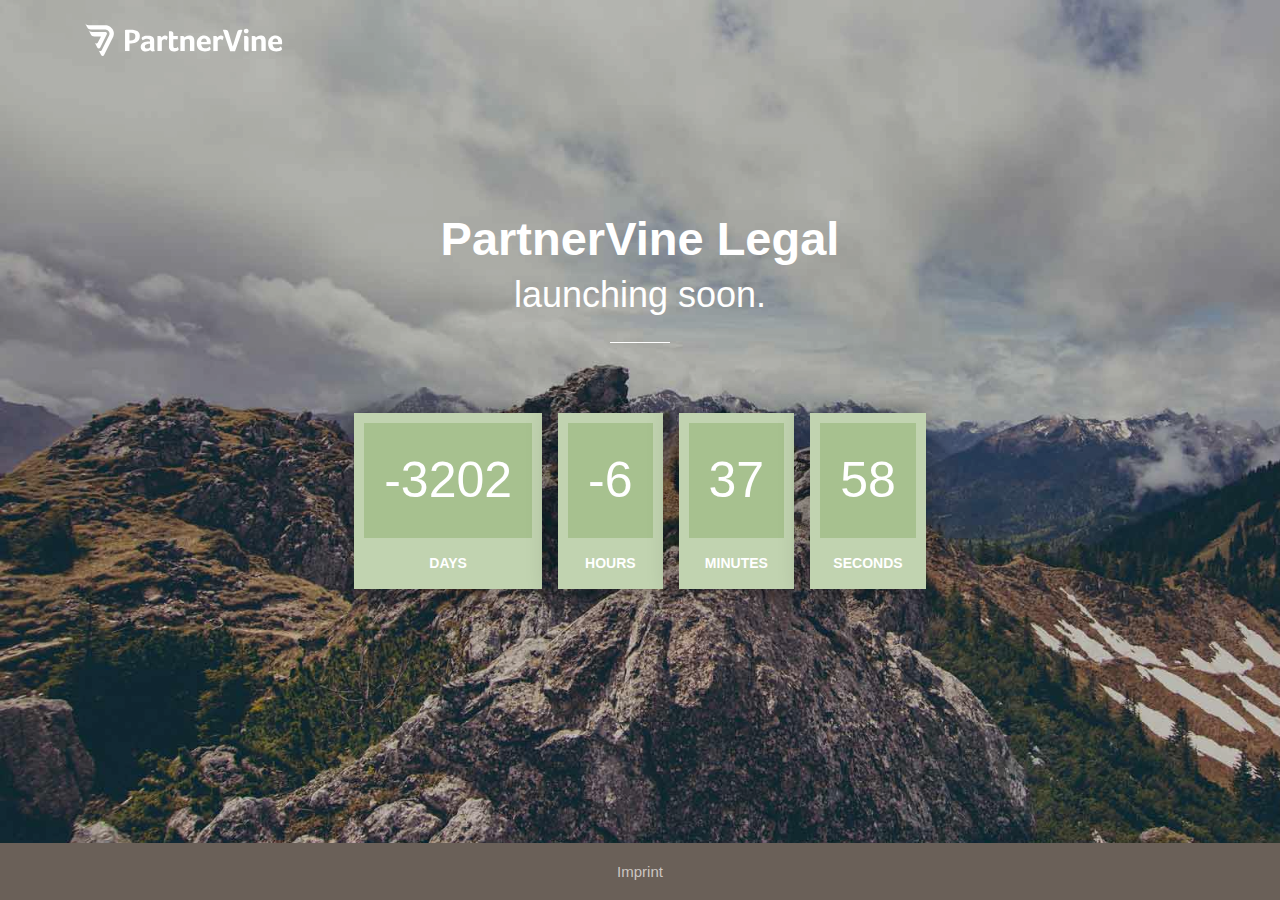
<file: index.html>
<!doctype html><html><head><meta charset="utf-8"><meta name="description" content=""><meta name="viewport" content="width=device-width,initial-scale=1,shrink-to-fit=no"><title>PartnerVine Legal – legal services.made easy</title><link rel="apple-touch-icon" href="apple-touch-icon.png"><link rel="stylesheet" href="styles/main.css"><link rel="apple-touch-icon" sizes="180x180" href="images/favicon/apple-touch-icon.png"><link rel="icon" type="image/png" href="images/favicon/favicon-32x32.png" sizes="32x32"><link rel="icon" type="image/png" href="/images/favicon/favicon-16x16.png" sizes="16x16"><link rel="manifest" href="images/favicon/manifest.json"><link rel="mask-icon" href="images/favicon/safari-pinned-tab.svg" color="#fd7271"><link rel="shortcut icon" href="images/favicon/favicon.ico"><meta name="msapplication-config" content="images/favicon/browserconfig.xml"><meta name="theme-color" content="#ffffff"></head><body class="index"><!--[if IE]><p class="browserupgrade">You are using an <strong>outdated</strong> browser. Please <a href="http://browsehappy.com/">upgrade your browser</a> to improve your experience.</p><![endif]--><header><div class="container logo-wrapper"><a href="index.html"><img class="logo" alt="logo" src="images/logo.svg"></a></div></header><div id="content-main"><div class="container"><div class="content-wrapper"><div class="text"><h1>PartnerVine Legal</h1><span class="sub-heading">launching soon.</span></div><div id="countdown"><div class="time"><span class="days"></span><div class="small-text">Days</div></div><div class="time"><span class="hours"></span><div class="small-text">Hours</div></div><div class="time"><span class="minutes"></span><div class="small-text">Minutes</div></div><div class="time"><span class="seconds"></span><div class="small-text">Seconds</div></div></div></div></div></div><footer><a class="footer-link" href="/impressum.html" title="imprint">Imprint</a></footer><script>!function(e,t,a,n,c,o){e.GoogleAnalyticsObject=n,e[n]||(e[n]=function(){(e[n].q=e[n].q||[]).push(arguments)}),e[n].l=+new Date,c=t.createElement(a),o=t.getElementsByTagName(a)[0],c.src="https://www.google-analytics.com/analytics.js",o.parentNode.insertBefore(c,o)}(window,document,"script","ga"),ga("create","UA-49896136-2"),ga("send","pageview")</script><script src="scripts/main.js"></script></body></html>
</file>
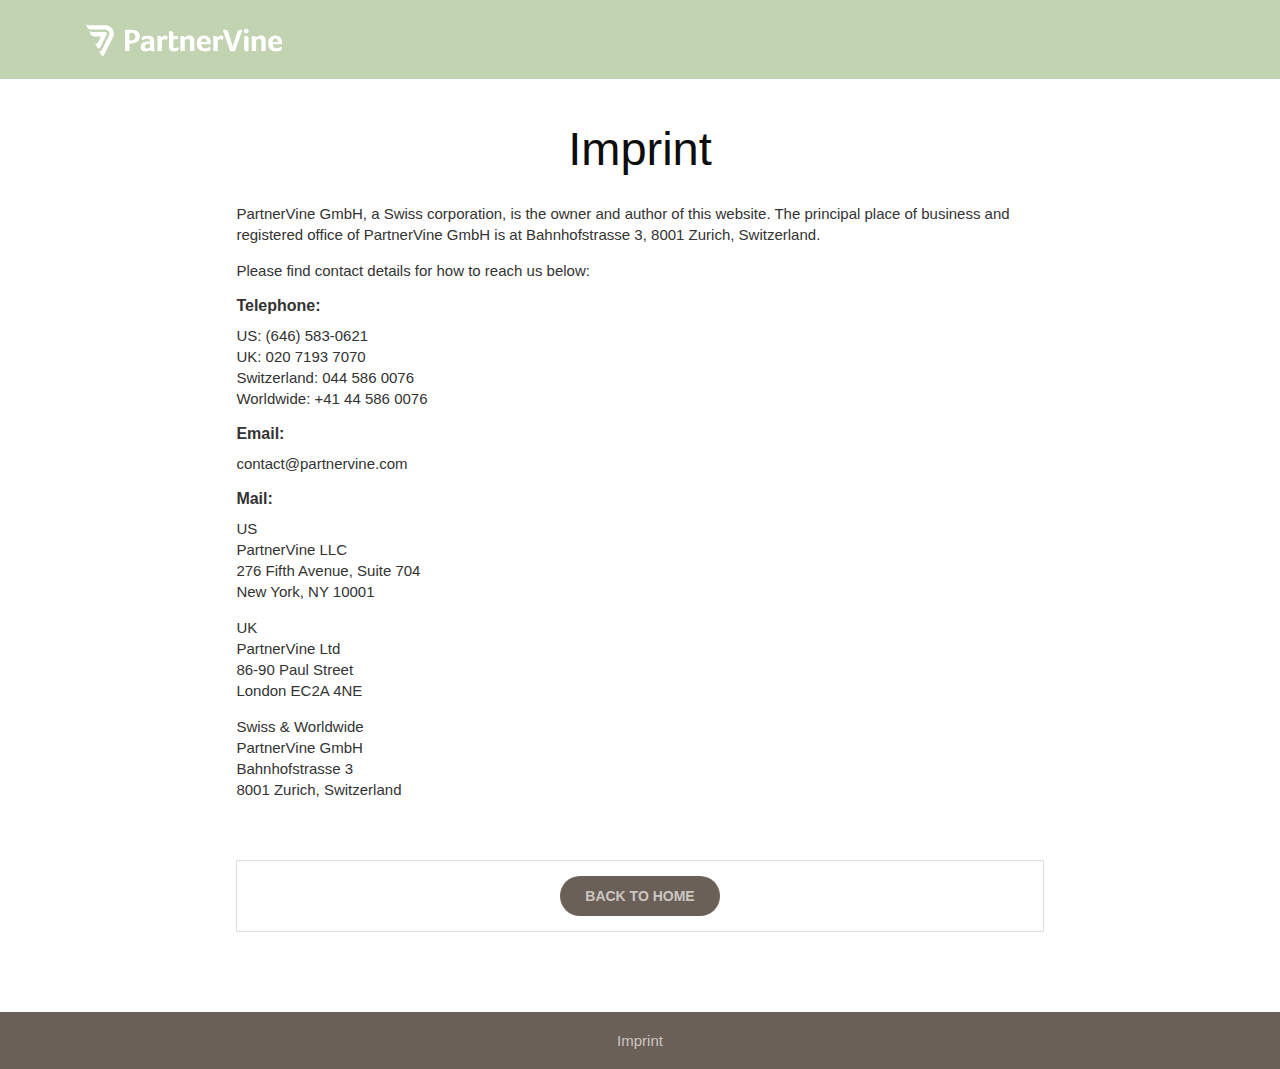
<file: impressum.html>
<!doctype html><html lang="en"><head><meta charset="utf-8"><meta name="description" content=""><meta name="viewport" content="width=device-width,initial-scale=1,shrink-to-fit=no"><title>PartnerVine Imprint</title><link rel="apple-touch-icon" href="apple-touch-icon.png"><link rel="stylesheet" href="styles/main.css"><link rel="apple-touch-icon" sizes="180x180" href="images/favicon/apple-touch-icon.png"><link rel="icon" type="image/png" href="images/favicon/favicon-32x32.png" sizes="32x32"><link rel="icon" type="image/png" href="/images/favicon/favicon-16x16.png" sizes="16x16"><link rel="manifest" href="images/favicon/manifest.json"><link rel="mask-icon" href="images/favicon/safari-pinned-tab.svg" color="#fd7271"><link rel="shortcut icon" href="images/favicon/favicon.ico"><meta name="msapplication-config" content="images/favicon/browserconfig.xml"><meta name="theme-color" content="#ffffff"></head><body class="sub-page"><header><div class="container logo-wrapper"><a href="index.html"><img class="logo" alt="logo" src="images/logo.svg"></a></div></header><div id="content-main"><div class="container"><h1>Imprint</h1><p>PartnerVine GmbH, a Swiss corporation, is the owner and author of this website. The principal place of business and registered office of PartnerVine GmbH is at Bahnhofstrasse 3, 8001 Zurich, Switzerland.</p><p>Please find contact details for how to reach us below:</p><h2>Telephone:</h2><p>US: (646) 583-0621<br>UK: 020 7193 7070<br>Switzerland: 044 586 0076<br>Worldwide: +41 44 586 0076</p><h2>Email:</h2><p>contact@partnervine.com</p><h2>Mail:</h2><p><strong>US</strong><br>PartnerVine LLC<br>276 Fifth Avenue, Suite 704<br>New York, NY 10001</p><p><strong>UK</strong><br>PartnerVine Ltd<br>86-90 Paul Street<br>London EC2A 4NE</p><p><strong>Swiss &amp; Worldwide</strong><br>PartnerVine GmbH<br>Bahnhofstrasse 3<br>8001 Zurich, Switzerland</p><div class="btn-wrapper"><a href="index.html" class="btn" title="back-to-home">Back to Home</a></div></div></div><footer><a class="footer-link" href="/impressum.html" title="impressum">Imprint</a></footer></body></html>
</file>
<file: styles/main.css>
/*! normalize.css v5.0.0 | MIT License | github.com/necolas/normalize.css */html{font-family:sans-serif;line-height:1.15;-ms-text-size-adjust:100%;-webkit-text-size-adjust:100%}body{margin:0}article,aside,footer,header,nav,section{display:block}h1{font-size:2em;margin:.67em 0}figcaption,figure,main{display:block}figure{margin:1em 40px}hr{box-sizing:content-box;height:0;overflow:visible}pre{font-family:monospace,monospace;font-size:1em}a{background-color:transparent;-webkit-text-decoration-skip:objects}a:active,a:hover{outline-width:0}abbr[title]{border-bottom:none;text-decoration:underline;text-decoration:underline dotted}b,strong{font-weight:inherit;font-weight:bolder}code,kbd,samp{font-family:monospace,monospace;font-size:1em}dfn{font-style:italic}mark{background-color:#ff0;color:#000}small{font-size:80%}sub,sup{font-size:75%;line-height:0;position:relative;vertical-align:baseline}sub{bottom:-.25em}sup{top:-.5em}audio,video{display:inline-block}audio:not([controls]){display:none;height:0}img{border-style:none}svg:not(:root){overflow:hidden}button,input,optgroup,select,textarea{font-family:sans-serif;font-size:100%;line-height:1.15;margin:0}button,input{overflow:visible}button,select{text-transform:none}[type=reset],[type=submit],button,html [type=button]{-webkit-appearance:button}[type=button]::-moz-focus-inner,[type=reset]::-moz-focus-inner,[type=submit]::-moz-focus-inner,button::-moz-focus-inner{border-style:none;padding:0}[type=button]:-moz-focusring,[type=reset]:-moz-focusring,[type=submit]:-moz-focusring,button:-moz-focusring{outline:1px dotted ButtonText}fieldset{border:1px solid silver;margin:0 2px;padding:.35em .625em .75em}legend{box-sizing:border-box;color:inherit;display:table;max-width:100%;white-space:normal}progress{display:inline-block;vertical-align:baseline}textarea{overflow:auto}[type=checkbox],[type=radio]{box-sizing:border-box;padding:0}[type=number]::-webkit-inner-spin-button,[type=number]::-webkit-outer-spin-button{height:auto}[type=search]{-webkit-appearance:textfield;outline-offset:-2px}[type=search]::-webkit-search-cancel-button,[type=search]::-webkit-search-decoration{-webkit-appearance:none}::-webkit-file-upload-button{-webkit-appearance:button;font:inherit}details,menu{display:block}summary{display:list-item}canvas{display:inline-block}[hidden],template{display:none}html{box-sizing:border-box}*,:after,:before{box-sizing:inherit}@-ms-viewport{width:device-width}html{-ms-overflow-style:scrollbar;-webkit-tap-highlight-color:transparent}body{font-family:-apple-system,system-ui,BlinkMacSystemFont,Segoe UI,Roboto,Helvetica Neue,Arial,sans-serif;font-size:.9375rem;font-weight:300;line-height:1.5;color:#292b2c;background-color:#fff}[tabindex="-1"]:focus{outline:none!important}h1,h2,h3,h4,h5,h6{margin-top:0;margin-bottom:.5rem}p{margin-top:0;margin-bottom:1rem}abbr[data-original-title],abbr[title]{cursor:help}address{font-style:normal;line-height:inherit}address,dl,ol,ul{margin-bottom:1rem}dl,ol,ul{margin-top:0}ol ol,ol ul,ul ol,ul ul{margin-bottom:0}dt{font-weight:700}dd{margin-bottom:.5rem;margin-left:0}blockquote{margin:0 0 1rem}a{color:#0275d8;text-decoration:none}a:focus,a:hover{color:#014c8c;text-decoration:underline}a:not([href]):not([tabindex]),a:not([href]):not([tabindex]):focus,a:not([href]):not([tabindex]):hover{color:inherit;text-decoration:none}a:not([href]):not([tabindex]):focus{outline:0}pre{margin-top:0;margin-bottom:1rem;overflow:auto}figure{margin:0 0 1rem}img{vertical-align:middle}[role=button]{cursor:pointer}[role=button],a,area,button,input,label,select,summary,textarea{-ms-touch-action:manipulation;touch-action:manipulation}table{border-collapse:collapse;background-color:transparent}caption{padding-top:.75rem;padding-bottom:.75rem;color:#636c72;caption-side:bottom}caption,th{text-align:left}label{display:inline-block;margin-bottom:.5rem}button:focus{outline:1px dotted;outline:5px auto -webkit-focus-ring-color}button,input,select,textarea{line-height:inherit}input[type=checkbox]:disabled,input[type=radio]:disabled{cursor:not-allowed}input[type=date],input[type=datetime-local],input[type=month],input[type=time]{-webkit-appearance:listbox}textarea{resize:vertical}fieldset{min-width:0;padding:0;margin:0;border:0}legend{display:block;width:100%;padding:0;margin-bottom:.5rem;font-size:1.5rem;line-height:inherit}input[type=search]{-webkit-appearance:none}output{display:inline-block}[hidden]{display:none!important}.container{position:relative;margin-left:auto;margin-right:auto;padding-right:15px;padding-left:15px}@media (min-width:576px){.container{padding-right:15px;padding-left:15px}}@media (min-width:768px){.container{padding-right:15px;padding-left:15px}}@media (min-width:992px){.container{padding-right:15px;padding-left:15px}}@media (min-width:1200px){.container{padding-right:15px;padding-left:15px}}@media (min-width:576px){.container{width:540px;max-width:100%}}@media (min-width:768px){.container{width:720px;max-width:100%}}@media (min-width:992px){.container{width:960px;max-width:100%}}@media (min-width:1200px){.container{width:1140px;max-width:100%}}.container-fluid{position:relative;margin-left:auto;margin-right:auto;padding-right:15px;padding-left:15px}@media (min-width:576px){.container-fluid{padding-right:15px;padding-left:15px}}@media (min-width:768px){.container-fluid{padding-right:15px;padding-left:15px}}@media (min-width:992px){.container-fluid{padding-right:15px;padding-left:15px}}@media (min-width:1200px){.container-fluid{padding-right:15px;padding-left:15px}}.row{display:-webkit-box;display:-ms-flexbox;display:flex;-ms-flex-wrap:wrap;flex-wrap:wrap;margin-right:-15px;margin-left:-15px}@media (min-width:576px){.row{margin-right:-15px;margin-left:-15px}}@media (min-width:768px){.row{margin-right:-15px;margin-left:-15px}}@media (min-width:992px){.row{margin-right:-15px;margin-left:-15px}}@media (min-width:1200px){.row{margin-right:-15px;margin-left:-15px}}.no-gutters{margin-right:0;margin-left:0}.no-gutters>.col,.no-gutters>[class*=col-]{padding-right:0;padding-left:0}.col,.col-1,.col-2,.col-3,.col-4,.col-5,.col-6,.col-7,.col-8,.col-9,.col-10,.col-11,.col-12,.col-lg,.col-lg-1,.col-lg-2,.col-lg-3,.col-lg-4,.col-lg-5,.col-lg-6,.col-lg-7,.col-lg-8,.col-lg-9,.col-lg-10,.col-lg-11,.col-lg-12,.col-md,.col-md-1,.col-md-2,.col-md-3,.col-md-4,.col-md-5,.col-md-6,.col-md-7,.col-md-8,.col-md-9,.col-md-10,.col-md-11,.col-md-12,.col-sm,.col-sm-1,.col-sm-2,.col-sm-3,.col-sm-4,.col-sm-5,.col-sm-6,.col-sm-7,.col-sm-8,.col-sm-9,.col-sm-10,.col-sm-11,.col-sm-12,.col-xl,.col-xl-1,.col-xl-2,.col-xl-3,.col-xl-4,.col-xl-5,.col-xl-6,.col-xl-7,.col-xl-8,.col-xl-9,.col-xl-10,.col-xl-11,.col-xl-12{position:relative;width:100%;min-height:1px;padding-right:15px;padding-left:15px}@media (min-width:576px){.col,.col-1,.col-2,.col-3,.col-4,.col-5,.col-6,.col-7,.col-8,.col-9,.col-10,.col-11,.col-12,.col-lg,.col-lg-1,.col-lg-2,.col-lg-3,.col-lg-4,.col-lg-5,.col-lg-6,.col-lg-7,.col-lg-8,.col-lg-9,.col-lg-10,.col-lg-11,.col-lg-12,.col-md,.col-md-1,.col-md-2,.col-md-3,.col-md-4,.col-md-5,.col-md-6,.col-md-7,.col-md-8,.col-md-9,.col-md-10,.col-md-11,.col-md-12,.col-sm,.col-sm-1,.col-sm-2,.col-sm-3,.col-sm-4,.col-sm-5,.col-sm-6,.col-sm-7,.col-sm-8,.col-sm-9,.col-sm-10,.col-sm-11,.col-sm-12,.col-xl,.col-xl-1,.col-xl-2,.col-xl-3,.col-xl-4,.col-xl-5,.col-xl-6,.col-xl-7,.col-xl-8,.col-xl-9,.col-xl-10,.col-xl-11,.col-xl-12{padding-right:15px;padding-left:15px}}@media (min-width:768px){.col,.col-1,.col-2,.col-3,.col-4,.col-5,.col-6,.col-7,.col-8,.col-9,.col-10,.col-11,.col-12,.col-lg,.col-lg-1,.col-lg-2,.col-lg-3,.col-lg-4,.col-lg-5,.col-lg-6,.col-lg-7,.col-lg-8,.col-lg-9,.col-lg-10,.col-lg-11,.col-lg-12,.col-md,.col-md-1,.col-md-2,.col-md-3,.col-md-4,.col-md-5,.col-md-6,.col-md-7,.col-md-8,.col-md-9,.col-md-10,.col-md-11,.col-md-12,.col-sm,.col-sm-1,.col-sm-2,.col-sm-3,.col-sm-4,.col-sm-5,.col-sm-6,.col-sm-7,.col-sm-8,.col-sm-9,.col-sm-10,.col-sm-11,.col-sm-12,.col-xl,.col-xl-1,.col-xl-2,.col-xl-3,.col-xl-4,.col-xl-5,.col-xl-6,.col-xl-7,.col-xl-8,.col-xl-9,.col-xl-10,.col-xl-11,.col-xl-12{padding-right:15px;padding-left:15px}}@media (min-width:992px){.col,.col-1,.col-2,.col-3,.col-4,.col-5,.col-6,.col-7,.col-8,.col-9,.col-10,.col-11,.col-12,.col-lg,.col-lg-1,.col-lg-2,.col-lg-3,.col-lg-4,.col-lg-5,.col-lg-6,.col-lg-7,.col-lg-8,.col-lg-9,.col-lg-10,.col-lg-11,.col-lg-12,.col-md,.col-md-1,.col-md-2,.col-md-3,.col-md-4,.col-md-5,.col-md-6,.col-md-7,.col-md-8,.col-md-9,.col-md-10,.col-md-11,.col-md-12,.col-sm,.col-sm-1,.col-sm-2,.col-sm-3,.col-sm-4,.col-sm-5,.col-sm-6,.col-sm-7,.col-sm-8,.col-sm-9,.col-sm-10,.col-sm-11,.col-sm-12,.col-xl,.col-xl-1,.col-xl-2,.col-xl-3,.col-xl-4,.col-xl-5,.col-xl-6,.col-xl-7,.col-xl-8,.col-xl-9,.col-xl-10,.col-xl-11,.col-xl-12{padding-right:15px;padding-left:15px}}@media (min-width:1200px){.col,.col-1,.col-2,.col-3,.col-4,.col-5,.col-6,.col-7,.col-8,.col-9,.col-10,.col-11,.col-12,.col-lg,.col-lg-1,.col-lg-2,.col-lg-3,.col-lg-4,.col-lg-5,.col-lg-6,.col-lg-7,.col-lg-8,.col-lg-9,.col-lg-10,.col-lg-11,.col-lg-12,.col-md,.col-md-1,.col-md-2,.col-md-3,.col-md-4,.col-md-5,.col-md-6,.col-md-7,.col-md-8,.col-md-9,.col-md-10,.col-md-11,.col-md-12,.col-sm,.col-sm-1,.col-sm-2,.col-sm-3,.col-sm-4,.col-sm-5,.col-sm-6,.col-sm-7,.col-sm-8,.col-sm-9,.col-sm-10,.col-sm-11,.col-sm-12,.col-xl,.col-xl-1,.col-xl-2,.col-xl-3,.col-xl-4,.col-xl-5,.col-xl-6,.col-xl-7,.col-xl-8,.col-xl-9,.col-xl-10,.col-xl-11,.col-xl-12{padding-right:15px;padding-left:15px}}.col{-ms-flex-preferred-size:0;flex-basis:0;-webkit-box-flex:1;-ms-flex-positive:1;flex-grow:1;max-width:100%}.col-auto{-ms-flex:0 0 auto;flex:0 0 auto;width:auto}.col-1,.col-auto{-webkit-box-flex:0}.col-1{-ms-flex:0 0 8.3333333333%;flex:0 0 8.3333333333%;max-width:8.3333333333%}.col-2{-ms-flex:0 0 16.6666666667%;flex:0 0 16.6666666667%;max-width:16.6666666667%}.col-2,.col-3{-webkit-box-flex:0}.col-3{-ms-flex:0 0 25%;flex:0 0 25%;max-width:25%}.col-4{-ms-flex:0 0 33.3333333333%;flex:0 0 33.3333333333%;max-width:33.3333333333%}.col-4,.col-5{-webkit-box-flex:0}.col-5{-ms-flex:0 0 41.6666666667%;flex:0 0 41.6666666667%;max-width:41.6666666667%}.col-6{-ms-flex:0 0 50%;flex:0 0 50%;max-width:50%}.col-6,.col-7{-webkit-box-flex:0}.col-7{-ms-flex:0 0 58.3333333333%;flex:0 0 58.3333333333%;max-width:58.3333333333%}.col-8{-ms-flex:0 0 66.6666666667%;flex:0 0 66.6666666667%;max-width:66.6666666667%}.col-8,.col-9{-webkit-box-flex:0}.col-9{-ms-flex:0 0 75%;flex:0 0 75%;max-width:75%}.col-10{-ms-flex:0 0 83.3333333333%;flex:0 0 83.3333333333%;max-width:83.3333333333%}.col-10,.col-11{-webkit-box-flex:0}.col-11{-ms-flex:0 0 91.6666666667%;flex:0 0 91.6666666667%;max-width:91.6666666667%}.col-12{-webkit-box-flex:0;-ms-flex:0 0 100%;flex:0 0 100%;max-width:100%}.pull-0{right:auto}.pull-1{right:8.3333333333%}.pull-2{right:16.6666666667%}.pull-3{right:25%}.pull-4{right:33.3333333333%}.pull-5{right:41.6666666667%}.pull-6{right:50%}.pull-7{right:58.3333333333%}.pull-8{right:66.6666666667%}.pull-9{right:75%}.pull-10{right:83.3333333333%}.pull-11{right:91.6666666667%}.pull-12{right:100%}.push-0{left:auto}.push-1{left:8.3333333333%}.push-2{left:16.6666666667%}.push-3{left:25%}.push-4{left:33.3333333333%}.push-5{left:41.6666666667%}.push-6{left:50%}.push-7{left:58.3333333333%}.push-8{left:66.6666666667%}.push-9{left:75%}.push-10{left:83.3333333333%}.push-11{left:91.6666666667%}.push-12{left:100%}.offset-1{margin-left:8.3333333333%}.offset-2{margin-left:16.6666666667%}.offset-3{margin-left:25%}.offset-4{margin-left:33.3333333333%}.offset-5{margin-left:41.6666666667%}.offset-6{margin-left:50%}.offset-7{margin-left:58.3333333333%}.offset-8{margin-left:66.6666666667%}.offset-9{margin-left:75%}.offset-10{margin-left:83.3333333333%}.offset-11{margin-left:91.6666666667%}@media (min-width:576px){.col-sm{-ms-flex-preferred-size:0;flex-basis:0;-webkit-box-flex:1;-ms-flex-positive:1;flex-grow:1;max-width:100%}.col-sm-auto{-webkit-box-flex:0;-ms-flex:0 0 auto;flex:0 0 auto;width:auto}.col-sm-1{-webkit-box-flex:0;-ms-flex:0 0 8.3333333333%;flex:0 0 8.3333333333%;max-width:8.3333333333%}.col-sm-2{-webkit-box-flex:0;-ms-flex:0 0 16.6666666667%;flex:0 0 16.6666666667%;max-width:16.6666666667%}.col-sm-3{-webkit-box-flex:0;-ms-flex:0 0 25%;flex:0 0 25%;max-width:25%}.col-sm-4{-webkit-box-flex:0;-ms-flex:0 0 33.3333333333%;flex:0 0 33.3333333333%;max-width:33.3333333333%}.col-sm-5{-webkit-box-flex:0;-ms-flex:0 0 41.6666666667%;flex:0 0 41.6666666667%;max-width:41.6666666667%}.col-sm-6{-webkit-box-flex:0;-ms-flex:0 0 50%;flex:0 0 50%;max-width:50%}.col-sm-7{-webkit-box-flex:0;-ms-flex:0 0 58.3333333333%;flex:0 0 58.3333333333%;max-width:58.3333333333%}.col-sm-8{-webkit-box-flex:0;-ms-flex:0 0 66.6666666667%;flex:0 0 66.6666666667%;max-width:66.6666666667%}.col-sm-9{-webkit-box-flex:0;-ms-flex:0 0 75%;flex:0 0 75%;max-width:75%}.col-sm-10{-webkit-box-flex:0;-ms-flex:0 0 83.3333333333%;flex:0 0 83.3333333333%;max-width:83.3333333333%}.col-sm-11{-webkit-box-flex:0;-ms-flex:0 0 91.6666666667%;flex:0 0 91.6666666667%;max-width:91.6666666667%}.col-sm-12{-webkit-box-flex:0;-ms-flex:0 0 100%;flex:0 0 100%;max-width:100%}.pull-sm-0{right:auto}.pull-sm-1{right:8.3333333333%}.pull-sm-2{right:16.6666666667%}.pull-sm-3{right:25%}.pull-sm-4{right:33.3333333333%}.pull-sm-5{right:41.6666666667%}.pull-sm-6{right:50%}.pull-sm-7{right:58.3333333333%}.pull-sm-8{right:66.6666666667%}.pull-sm-9{right:75%}.pull-sm-10{right:83.3333333333%}.pull-sm-11{right:91.6666666667%}.pull-sm-12{right:100%}.push-sm-0{left:auto}.push-sm-1{left:8.3333333333%}.push-sm-2{left:16.6666666667%}.push-sm-3{left:25%}.push-sm-4{left:33.3333333333%}.push-sm-5{left:41.6666666667%}.push-sm-6{left:50%}.push-sm-7{left:58.3333333333%}.push-sm-8{left:66.6666666667%}.push-sm-9{left:75%}.push-sm-10{left:83.3333333333%}.push-sm-11{left:91.6666666667%}.push-sm-12{left:100%}.offset-sm-0{margin-left:0}.offset-sm-1{margin-left:8.3333333333%}.offset-sm-2{margin-left:16.6666666667%}.offset-sm-3{margin-left:25%}.offset-sm-4{margin-left:33.3333333333%}.offset-sm-5{margin-left:41.6666666667%}.offset-sm-6{margin-left:50%}.offset-sm-7{margin-left:58.3333333333%}.offset-sm-8{margin-left:66.6666666667%}.offset-sm-9{margin-left:75%}.offset-sm-10{margin-left:83.3333333333%}.offset-sm-11{margin-left:91.6666666667%}}@media (min-width:768px){.col-md{-ms-flex-preferred-size:0;flex-basis:0;-webkit-box-flex:1;-ms-flex-positive:1;flex-grow:1;max-width:100%}.col-md-auto{-webkit-box-flex:0;-ms-flex:0 0 auto;flex:0 0 auto;width:auto}.col-md-1{-webkit-box-flex:0;-ms-flex:0 0 8.3333333333%;flex:0 0 8.3333333333%;max-width:8.3333333333%}.col-md-2{-webkit-box-flex:0;-ms-flex:0 0 16.6666666667%;flex:0 0 16.6666666667%;max-width:16.6666666667%}.col-md-3{-webkit-box-flex:0;-ms-flex:0 0 25%;flex:0 0 25%;max-width:25%}.col-md-4{-webkit-box-flex:0;-ms-flex:0 0 33.3333333333%;flex:0 0 33.3333333333%;max-width:33.3333333333%}.col-md-5{-webkit-box-flex:0;-ms-flex:0 0 41.6666666667%;flex:0 0 41.6666666667%;max-width:41.6666666667%}.col-md-6{-webkit-box-flex:0;-ms-flex:0 0 50%;flex:0 0 50%;max-width:50%}.col-md-7{-webkit-box-flex:0;-ms-flex:0 0 58.3333333333%;flex:0 0 58.3333333333%;max-width:58.3333333333%}.col-md-8{-webkit-box-flex:0;-ms-flex:0 0 66.6666666667%;flex:0 0 66.6666666667%;max-width:66.6666666667%}.col-md-9{-webkit-box-flex:0;-ms-flex:0 0 75%;flex:0 0 75%;max-width:75%}.col-md-10{-webkit-box-flex:0;-ms-flex:0 0 83.3333333333%;flex:0 0 83.3333333333%;max-width:83.3333333333%}.col-md-11{-webkit-box-flex:0;-ms-flex:0 0 91.6666666667%;flex:0 0 91.6666666667%;max-width:91.6666666667%}.col-md-12{-webkit-box-flex:0;-ms-flex:0 0 100%;flex:0 0 100%;max-width:100%}.pull-md-0{right:auto}.pull-md-1{right:8.3333333333%}.pull-md-2{right:16.6666666667%}.pull-md-3{right:25%}.pull-md-4{right:33.3333333333%}.pull-md-5{right:41.6666666667%}.pull-md-6{right:50%}.pull-md-7{right:58.3333333333%}.pull-md-8{right:66.6666666667%}.pull-md-9{right:75%}.pull-md-10{right:83.3333333333%}.pull-md-11{right:91.6666666667%}.pull-md-12{right:100%}.push-md-0{left:auto}.push-md-1{left:8.3333333333%}.push-md-2{left:16.6666666667%}.push-md-3{left:25%}.push-md-4{left:33.3333333333%}.push-md-5{left:41.6666666667%}.push-md-6{left:50%}.push-md-7{left:58.3333333333%}.push-md-8{left:66.6666666667%}.push-md-9{left:75%}.push-md-10{left:83.3333333333%}.push-md-11{left:91.6666666667%}.push-md-12{left:100%}.offset-md-0{margin-left:0}.offset-md-1{margin-left:8.3333333333%}.offset-md-2{margin-left:16.6666666667%}.offset-md-3{margin-left:25%}.offset-md-4{margin-left:33.3333333333%}.offset-md-5{margin-left:41.6666666667%}.offset-md-6{margin-left:50%}.offset-md-7{margin-left:58.3333333333%}.offset-md-8{margin-left:66.6666666667%}.offset-md-9{margin-left:75%}.offset-md-10{margin-left:83.3333333333%}.offset-md-11{margin-left:91.6666666667%}}@media (min-width:992px){.col-lg{-ms-flex-preferred-size:0;flex-basis:0;-webkit-box-flex:1;-ms-flex-positive:1;flex-grow:1;max-width:100%}.col-lg-auto{-webkit-box-flex:0;-ms-flex:0 0 auto;flex:0 0 auto;width:auto}.col-lg-1{-webkit-box-flex:0;-ms-flex:0 0 8.3333333333%;flex:0 0 8.3333333333%;max-width:8.3333333333%}.col-lg-2{-webkit-box-flex:0;-ms-flex:0 0 16.6666666667%;flex:0 0 16.6666666667%;max-width:16.6666666667%}.col-lg-3{-webkit-box-flex:0;-ms-flex:0 0 25%;flex:0 0 25%;max-width:25%}.col-lg-4{-webkit-box-flex:0;-ms-flex:0 0 33.3333333333%;flex:0 0 33.3333333333%;max-width:33.3333333333%}.col-lg-5{-webkit-box-flex:0;-ms-flex:0 0 41.6666666667%;flex:0 0 41.6666666667%;max-width:41.6666666667%}.col-lg-6{-webkit-box-flex:0;-ms-flex:0 0 50%;flex:0 0 50%;max-width:50%}.col-lg-7{-webkit-box-flex:0;-ms-flex:0 0 58.3333333333%;flex:0 0 58.3333333333%;max-width:58.3333333333%}.col-lg-8{-webkit-box-flex:0;-ms-flex:0 0 66.6666666667%;flex:0 0 66.6666666667%;max-width:66.6666666667%}.col-lg-9{-webkit-box-flex:0;-ms-flex:0 0 75%;flex:0 0 75%;max-width:75%}.col-lg-10{-webkit-box-flex:0;-ms-flex:0 0 83.3333333333%;flex:0 0 83.3333333333%;max-width:83.3333333333%}.col-lg-11{-webkit-box-flex:0;-ms-flex:0 0 91.6666666667%;flex:0 0 91.6666666667%;max-width:91.6666666667%}.col-lg-12{-webkit-box-flex:0;-ms-flex:0 0 100%;flex:0 0 100%;max-width:100%}.pull-lg-0{right:auto}.pull-lg-1{right:8.3333333333%}.pull-lg-2{right:16.6666666667%}.pull-lg-3{right:25%}.pull-lg-4{right:33.3333333333%}.pull-lg-5{right:41.6666666667%}.pull-lg-6{right:50%}.pull-lg-7{right:58.3333333333%}.pull-lg-8{right:66.6666666667%}.pull-lg-9{right:75%}.pull-lg-10{right:83.3333333333%}.pull-lg-11{right:91.6666666667%}.pull-lg-12{right:100%}.push-lg-0{left:auto}.push-lg-1{left:8.3333333333%}.push-lg-2{left:16.6666666667%}.push-lg-3{left:25%}.push-lg-4{left:33.3333333333%}.push-lg-5{left:41.6666666667%}.push-lg-6{left:50%}.push-lg-7{left:58.3333333333%}.push-lg-8{left:66.6666666667%}.push-lg-9{left:75%}.push-lg-10{left:83.3333333333%}.push-lg-11{left:91.6666666667%}.push-lg-12{left:100%}.offset-lg-0{margin-left:0}.offset-lg-1{margin-left:8.3333333333%}.offset-lg-2{margin-left:16.6666666667%}.offset-lg-3{margin-left:25%}.offset-lg-4{margin-left:33.3333333333%}.offset-lg-5{margin-left:41.6666666667%}.offset-lg-6{margin-left:50%}.offset-lg-7{margin-left:58.3333333333%}.offset-lg-8{margin-left:66.6666666667%}.offset-lg-9{margin-left:75%}.offset-lg-10{margin-left:83.3333333333%}.offset-lg-11{margin-left:91.6666666667%}}@media (min-width:1200px){.col-xl{-ms-flex-preferred-size:0;flex-basis:0;-webkit-box-flex:1;-ms-flex-positive:1;flex-grow:1;max-width:100%}.col-xl-auto{-webkit-box-flex:0;-ms-flex:0 0 auto;flex:0 0 auto;width:auto}.col-xl-1{-webkit-box-flex:0;-ms-flex:0 0 8.3333333333%;flex:0 0 8.3333333333%;max-width:8.3333333333%}.col-xl-2{-webkit-box-flex:0;-ms-flex:0 0 16.6666666667%;flex:0 0 16.6666666667%;max-width:16.6666666667%}.col-xl-3{-webkit-box-flex:0;-ms-flex:0 0 25%;flex:0 0 25%;max-width:25%}.col-xl-4{-webkit-box-flex:0;-ms-flex:0 0 33.3333333333%;flex:0 0 33.3333333333%;max-width:33.3333333333%}.col-xl-5{-webkit-box-flex:0;-ms-flex:0 0 41.6666666667%;flex:0 0 41.6666666667%;max-width:41.6666666667%}.col-xl-6{-webkit-box-flex:0;-ms-flex:0 0 50%;flex:0 0 50%;max-width:50%}.col-xl-7{-webkit-box-flex:0;-ms-flex:0 0 58.3333333333%;flex:0 0 58.3333333333%;max-width:58.3333333333%}.col-xl-8{-webkit-box-flex:0;-ms-flex:0 0 66.6666666667%;flex:0 0 66.6666666667%;max-width:66.6666666667%}.col-xl-9{-webkit-box-flex:0;-ms-flex:0 0 75%;flex:0 0 75%;max-width:75%}.col-xl-10{-webkit-box-flex:0;-ms-flex:0 0 83.3333333333%;flex:0 0 83.3333333333%;max-width:83.3333333333%}.col-xl-11{-webkit-box-flex:0;-ms-flex:0 0 91.6666666667%;flex:0 0 91.6666666667%;max-width:91.6666666667%}.col-xl-12{-webkit-box-flex:0;-ms-flex:0 0 100%;flex:0 0 100%;max-width:100%}.pull-xl-0{right:auto}.pull-xl-1{right:8.3333333333%}.pull-xl-2{right:16.6666666667%}.pull-xl-3{right:25%}.pull-xl-4{right:33.3333333333%}.pull-xl-5{right:41.6666666667%}.pull-xl-6{right:50%}.pull-xl-7{right:58.3333333333%}.pull-xl-8{right:66.6666666667%}.pull-xl-9{right:75%}.pull-xl-10{right:83.3333333333%}.pull-xl-11{right:91.6666666667%}.pull-xl-12{right:100%}.push-xl-0{left:auto}.push-xl-1{left:8.3333333333%}.push-xl-2{left:16.6666666667%}.push-xl-3{left:25%}.push-xl-4{left:33.3333333333%}.push-xl-5{left:41.6666666667%}.push-xl-6{left:50%}.push-xl-7{left:58.3333333333%}.push-xl-8{left:66.6666666667%}.push-xl-9{left:75%}.push-xl-10{left:83.3333333333%}.push-xl-11{left:91.6666666667%}.push-xl-12{left:100%}.offset-xl-0{margin-left:0}.offset-xl-1{margin-left:8.3333333333%}.offset-xl-2{margin-left:16.6666666667%}.offset-xl-3{margin-left:25%}.offset-xl-4{margin-left:33.3333333333%}.offset-xl-5{margin-left:41.6666666667%}.offset-xl-6{margin-left:50%}.offset-xl-7{margin-left:58.3333333333%}.offset-xl-8{margin-left:66.6666666667%}.offset-xl-9{margin-left:75%}.offset-xl-10{margin-left:83.3333333333%}.offset-xl-11{margin-left:91.6666666667%}}@font-face{font-family:Roboto,Source Sans Pro,Helvetica,sans-serif;src:url(../fonts/roboto/roboto-light-webfont.woff);src:url(../fonts/roboto/roboto-light-webfont.woff) format("woff"),url(../fonts/roboto/roboto-light-webfont.woff2) format("woff2");font-weight:300;font-style:normal}@font-face{font-family:Roboto,Source Sans Pro,Helvetica,sans-serif;src:url(../fonts/roboto/roboto-bold-webfont.woff);src:url(../fonts/roboto/roboto-bold-webfont.woff) format("woff"),url(../fonts/roboto/roboto-bold-webfont.woff2) format("woff2");font-weight:700;font-style:normal}h1{font-size:30px;line-height:39px;margin-bottom:35px;text-align:center;font-weight:300;color:#0d0d0d}h2{font-size:16px;line-height:20.8px;font-weight:700;margin-bottom:8px}p{font-size:.9375rem;line-height:1.3125rem;margin-bottom:15px}.sub-heading{font-size:25px;display:block;margin-bottom:10px;font-weight:300}.sub-heading:after{content:"";display:block;background-color:#fff;width:60px;height:1px;margin:20px auto 0}.small-text{padding-top:15px;font-size:14px;text-transform:uppercase;font-weight:700}@media (min-width:576px){h1{font-size:47px}.sub-heading{font-size:36px}}body{font-family:Roboto,Source Sans Pro,Helvetica,sans-serif;position:relative;text-rendering:optimizeLegibility;-webkit-font-smoothing:antialiased;font-weigth:300;color:#333}::-moz-selection{background-color:#c1d3b0;color:#fff}::selection{background-color:#c1d3b0;color:#fff}.btn:focus,.btn:hover,a:focus,a:hover{text-decoration:none;outline:none;box-shadow:none}.btn{padding:0 25px;line-height:40px;height:40px;border-radius:100px;background-clip:padding-box;font-size:14px;background-color:#6a6058;border:0 none;display:inline-block;font-weight:700;text-decoration:none;text-transform:uppercase;text-align:left;cursor:pointer;color:#ccc6c2;transition:background .3s}.btn:hover{background-color:#4e4741}.btn:focus,.btn:hover{color:#ccc6c2}.btn-wrapper{display:block;text-align:center;padding:15px;margin-top:50px;border:1px solid #dedede}@media (min-width:576px){.btn-wrapper{margin-top:60px}}header{padding:23px 0}header .logo{width:200px}footer{padding:18px 0;background-color:#6a6058;text-align:center;margin-top:80px;height:57px}footer a.footer-link{color:#ccc6c2;font-size:.9375rem}footer>*{display:block}body.index{background:url(../images/header-bg.jpg) no-repeat;background-size:cover}body.index header{position:absolute;width:100%;z-index:2}body.index footer{margin:0}body.index #content-main{text-align:center;z-index:1;position:relative}body.index #content-main:after{content:"";position:absolute;width:100%;height:100%;top:0;left:0;background-color:#000;opacity:.15}body.index #content-main .container{height:100%;z-index:1}body.index #content-main .container .content-wrapper{padding:120px 0 20px}body.index #content-main .container .content-wrapper h1{color:#fff;font-weight:700;margin-bottom:10px}body.index #content-main .container .content-wrapper .sub-heading,body.index #content-main .container .content-wrapper h1{color:#fff}body.index #content-main .container .content-wrapper .text{margin-bottom:0}@media (min-width:576px){body.index{height:100vh}body.index #content-main{height:calc(100vh - 57px);position:relative}body.index #content-main .container .content-wrapper{margin-top:-2vh;position:absolute;width:100%;top:50%;left:50%;-webkit-transform:translate(-50%,-50%);transform:translate(-50%,-50%);padding:0}body.index #content-main .container .content-wrapper .text{margin-bottom:70px}}.sub-page header{background-color:#c1d3b0;margin-bottom:50px}.sub-page #content-main{min-height:calc(100vh - 57px - 80px - 129px)}@media (min-width:768px){.sub-page #content-main .container{padding:0 8%}}@media (min-width:992px){.sub-page #content-main .container{padding:0 13%}}#countdown{color:#fff;display:inline-block;font-weight:300;text-align:center;font-size:0;width:300px;-webkit-transform:scale(.8);transform:scale(.8)}#countdown>.time{padding:10px 10px 15px;background:#c1d3b0;display:inline-block;box-shadow:0 0 25px 2px rgba(0,0,0,.35);font-size:50px;margin:0 8px 30px}#countdown>.time>span{padding:20px;background:#a7c18f;display:inline-block}@media (min-width:576px){#countdown{width:auto;-webkit-transform:scale(1);transform:scale(1)}#countdown>.time{margin-bottom:0}}
</file>
